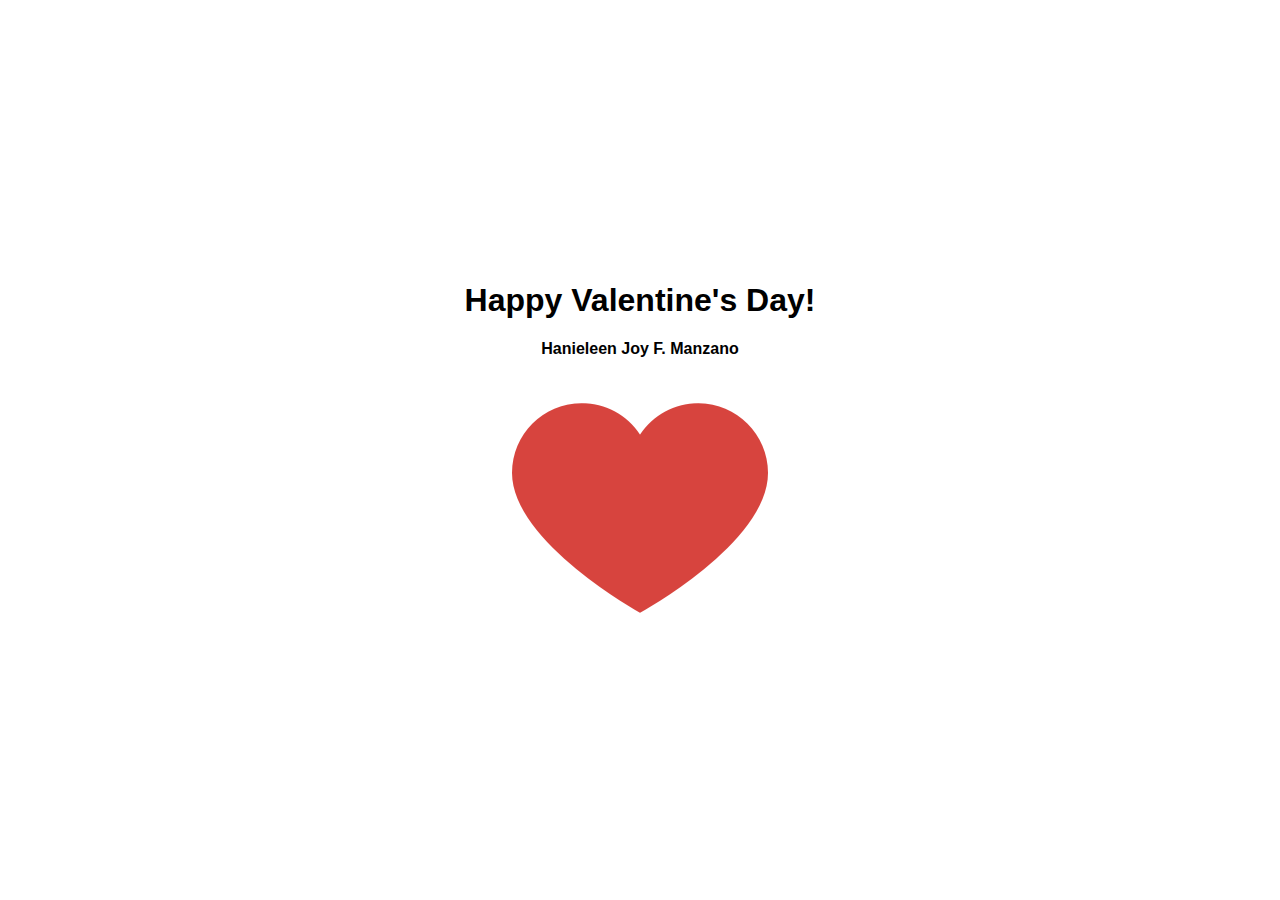
<file: index.html>
<!DOCTYPE html>
<html lang="en">
<head>
    <meta charset="UTF-8">
    <meta name="viewport" content="width=device-width, initial-scale=1.0">
    <title>Valentine's Day Image</title>
    <link rel="stylesheet" href="style.css">
    <link rel="preconnect" href="https://fonts.googleapis.com">
    <link rel="preconnect" href="https://fonts.gstatic.com" crossorigin>
    <link href="https://fonts.googleapis.com/css2?family=Poppins:ital,wght@0,100;0,200;0,300;0,400;0,500;0,600;0,700;0,800;0,900;1,100;1,200;1,300;1,400;1,500;1,600;1,700;1,800;1,900&display=swap" rel="stylesheet">


</head>
<body>
    <div class="content">
        <h1>Happy Valentine's Day!</h1>
        <h4>Hanieleen Joy F. Manzano</h4>
        <a href="collection.html">
        <img src="images/heart.png" alt="Valentine's Day Image" class="animation">
        </a>
    </div>
</body>
</html>
</file>
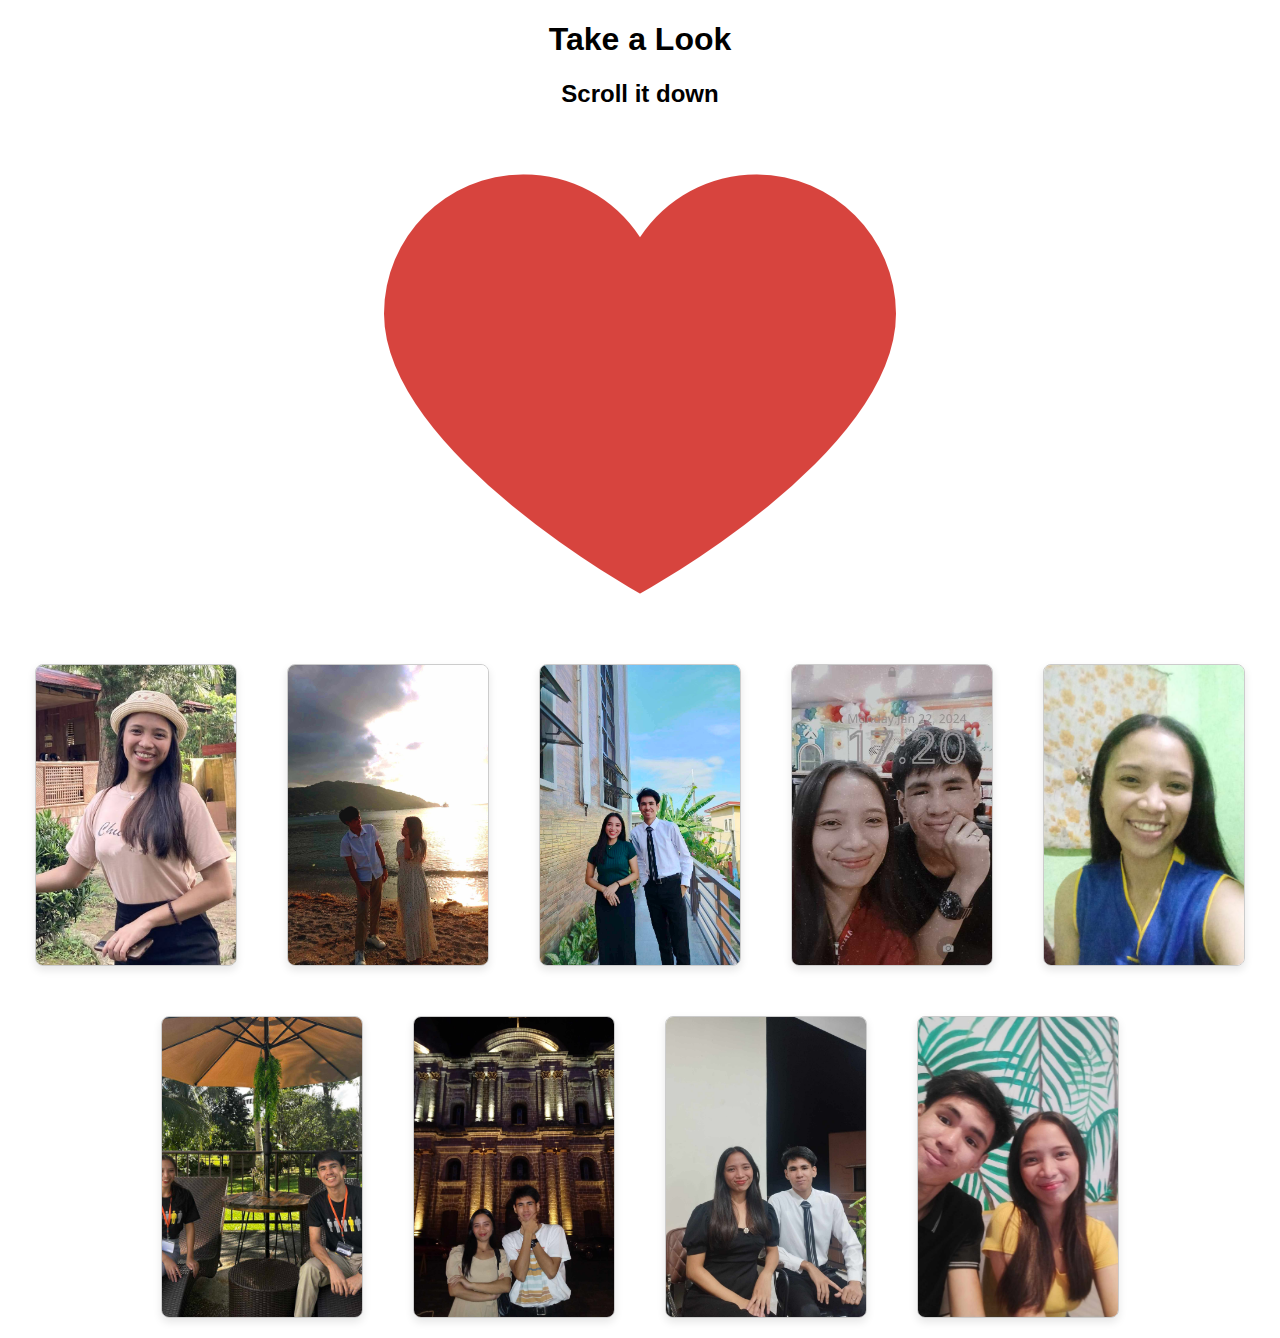
<file: collection.html>
<!DOCTYPE html>
<html lang="en">
<head>
    <meta charset="UTF-8">
    <meta name="viewport" content="width=device-width, initial-scale=1.0">
    <title>Happy Valentines Day!</title>
    <link rel="stylesheet" href="styles.css">
</head>
<body>

    <div class="content">
        <h1>Take a Look</h1>
        <h2>Scroll it down</h2>
        <a href="index.html">
        <img src="images/heart.png" alt="Valentine's Day Image" class="animation">
        </a>
    </div>
        

    <div class="container">
        <div class="card">
            <img src="images/img1.jpg" alt="Image 1">
        </div>
        <div class="card">
            <img src="images/img2.jpg" alt="Image 2">
        </div>
        <div class="card">
            <img src="images/img3.jpg" alt="Image 3">
        </div>
        <div class="card">
            <img src="images/img4.jpg" alt="Image 4">
        </div>
        <div class="card">
            <img src="images/img5.jpg" alt="Image 5">
        </div>
        <div class="card">
            <img src="images/img6.jpg" alt="Image 6">
        </div>
        <div class="card">
            <img src="images/img7.jpg" alt="Image 7">
        </div>
        <div class="card">
            <img src="images/img8.jpg" alt="Image 8">
        </div>
        <div class="card">
            <img src="images/img9.jpg" alt="Image 9">
        </div>
        <!-- Add more cards as needed -->
    </div>

</body>
</html>
</file>
<file: style.css>
body {
    font-family: Arial, sans-serif;
    display: flex;
    justify-content: center;
    align-items: center;
    height: 100vh;
    margin: 0;
}

.content {
    text-align: center;
}

.animation {
    max-width: 50%;
    animation: heartbeat 1s infinite ease-in-out;
}

@keyframes heartbeat {
    0% { transform: scale(1); }
    50% { transform: scale(1.1); }
    100% { transform: scale(1); }
}

.animation {
    animation: heartbeat 1s ease-in-out infinite alternate; /* Apply animation */
}
</file>
<file: styles.css>
body {
    margin: 0;
    padding: 0;
    font-family: Arial, sans-serif;
    justify-content: center;
    align-items: center;
    height: 100vh;

}
.content{
    text-align: center;
}
.animation {
    max-width: 50%;
    animation: heartbeat 1s infinite ease-in-out;
}

@keyframes heartbeat {
    0% { transform: scale(1); }
    50% { transform: scale(1.1); }
    100% { transform: scale(1); }
}

.animation {
    animation: heartbeat 1s ease-in-out infinite alternate; /* Apply animation */
}

.header {
    text-align: center;
    padding: 20px;

}

.header h1 {
    color: #ea394d;
    margin-bottom: 10px;
    font-size: 3.5rem;
    font-family:Impact, Haettenschweiler, 'Arial Narrow Bold', sans-serif;
}

.container {
    display: flex;
    flex-wrap: wrap;
    justify-content: center;
    align-items: center;
    gap: 50px;
    padding: 20px;
}

.card {
    width: 200px;
    height: 300px;
    border: 1px solid #ccc;
    border-radius: 8px;
    overflow: hidden;
    box-shadow: 0 4px 8px rgba(0, 0, 0, 0.1);
}

.card img {
    width: 100%;
    height: 100%;
    object-fit: cover;
}
</file>
